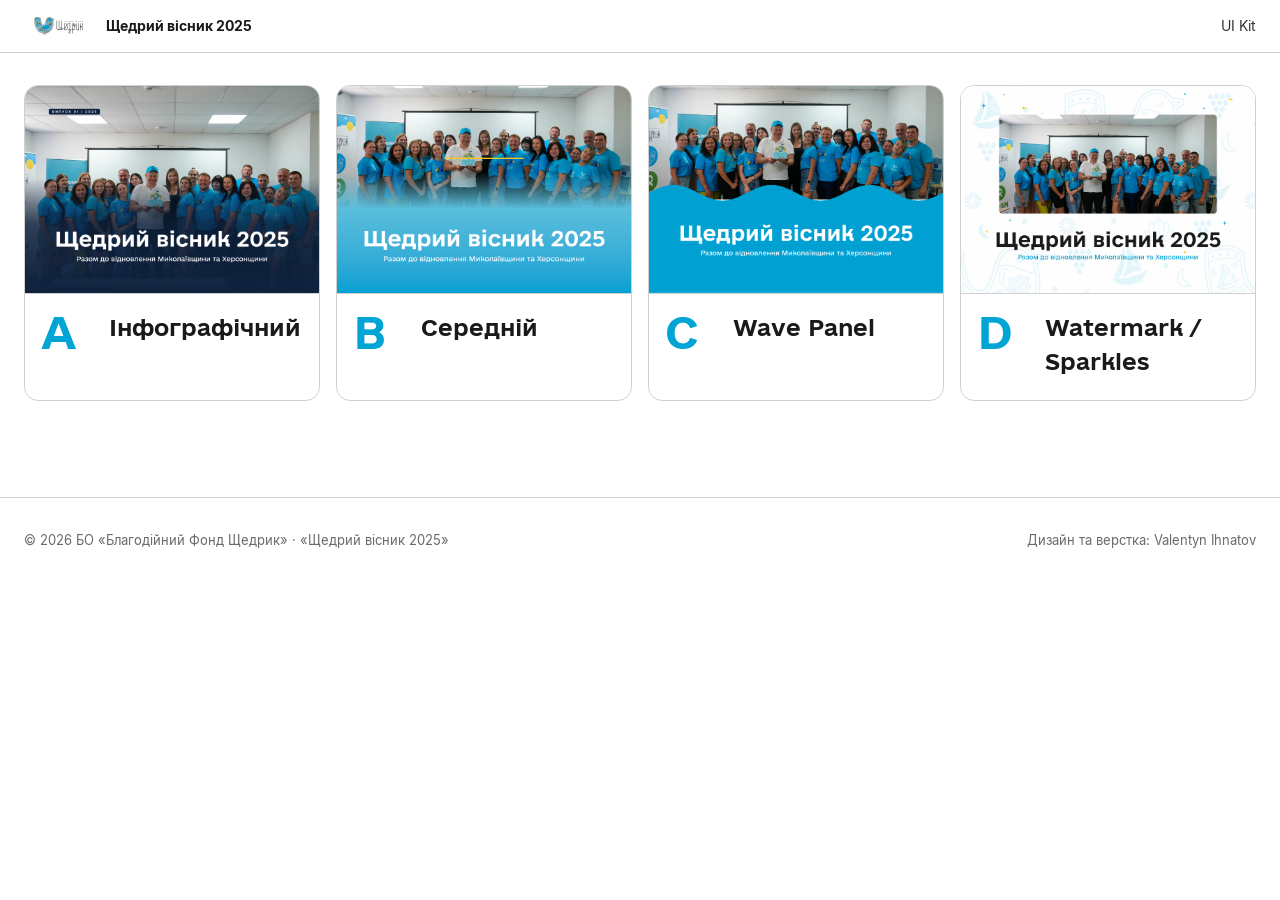
<file: index.html>
<!doctype html>
<html lang="uk">
<head>
  <meta charset="utf-8">
  <meta name="viewport" content="width=device-width, initial-scale=1">
  <title>Щедрий вісник 2025 — Концепти</title>
  <link rel="stylesheet" href="styles.css">
</head>
<body>

<header class="topnav">
  <div class="topnav-inner">
    <a href="index.html" class="brand">
      <img src="logos/Shchedryk_logo_fin_color_horizont_ua.svg" alt="Щедрик">
      <span class="title">Щедрий вісник 2025</span>
    </a>
    <nav>
      <a href="ui-kit.html">UI Kit</a>
    </nav>
  </div>
</header>

<main class="page">

  <div class="concept-picker concept-picker-4">

    <a class="concept-card" href="variants.html#a">
      <div class="cover-frame">
        <img src="variants/variant_a_1.png" alt="Обкладинка — Інфографічний">
      </div>
      <div class="meta">
        <div class="letter">A</div>
        <h2>Інфографічний</h2>
      </div>
    </a>

    <a class="concept-card" href="variants.html#b">
      <div class="cover-frame">
        <img src="variants/variant_b_1.png" alt="Обкладинка — Середній">
      </div>
      <div class="meta">
        <div class="letter">B</div>
        <h2>Середній</h2>
      </div>
    </a>

    <a class="concept-card" href="variants.html#c">
      <div class="cover-frame">
        <img src="variants/variant_c_1.png" alt="Обкладинка — Wave Panel">
      </div>
      <div class="meta">
        <div class="letter">C</div>
        <h2>Wave Panel</h2>
      </div>
    </a>

    <a class="concept-card" href="variants.html#d">
      <div class="cover-frame">
        <img src="variants/variant_d_1.png" alt="Обкладинка — Watermark / Sparkles">
      </div>
      <div class="meta">
        <div class="letter">D</div>
        <h2>Watermark / Sparkles</h2>
      </div>
    </a>

  </div>

</main>

<footer class="site">
  <div class="inner">
    <span>© 2026 БО «Благодійний Фонд Щедрик» · «Щедрий вісник 2025»</span>
    <span>Дизайн та верстка: Valentyn Ihnatov</span>
  </div>
</footer>

</body>
</html>
</file>
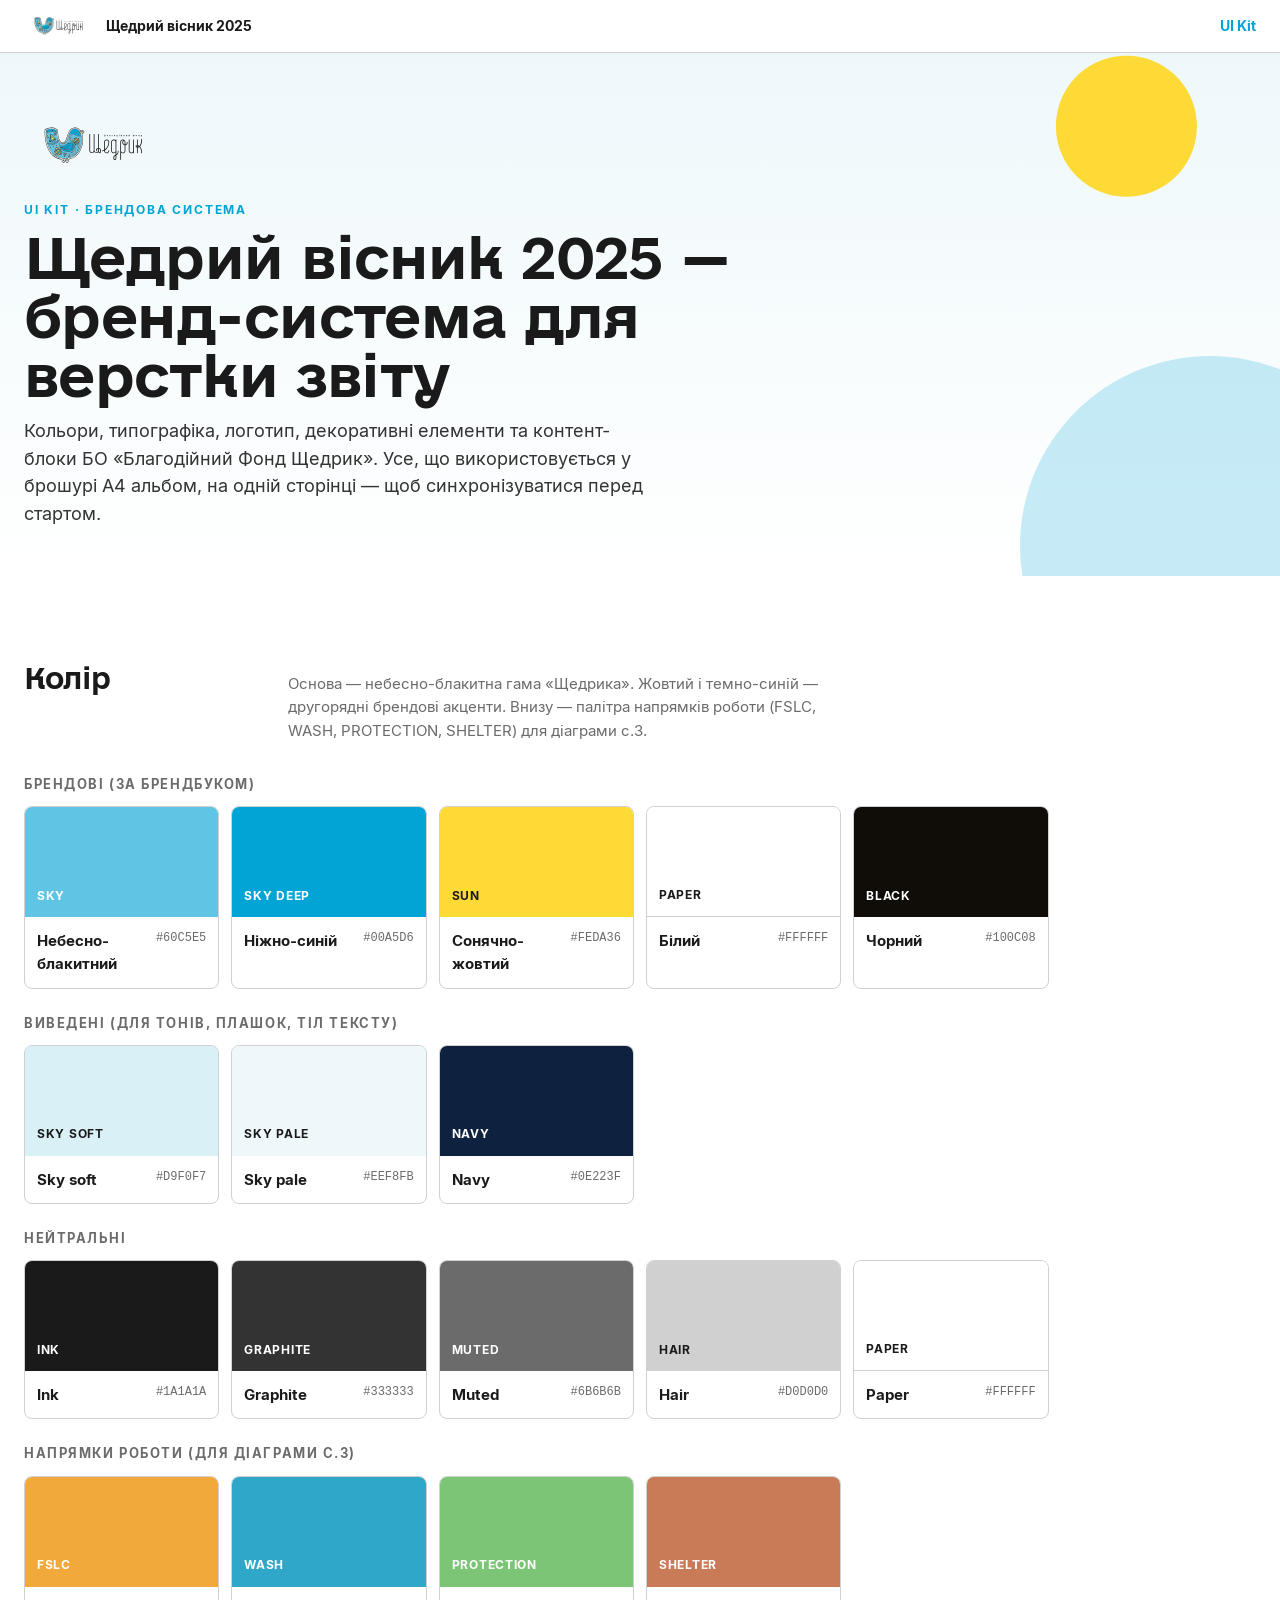
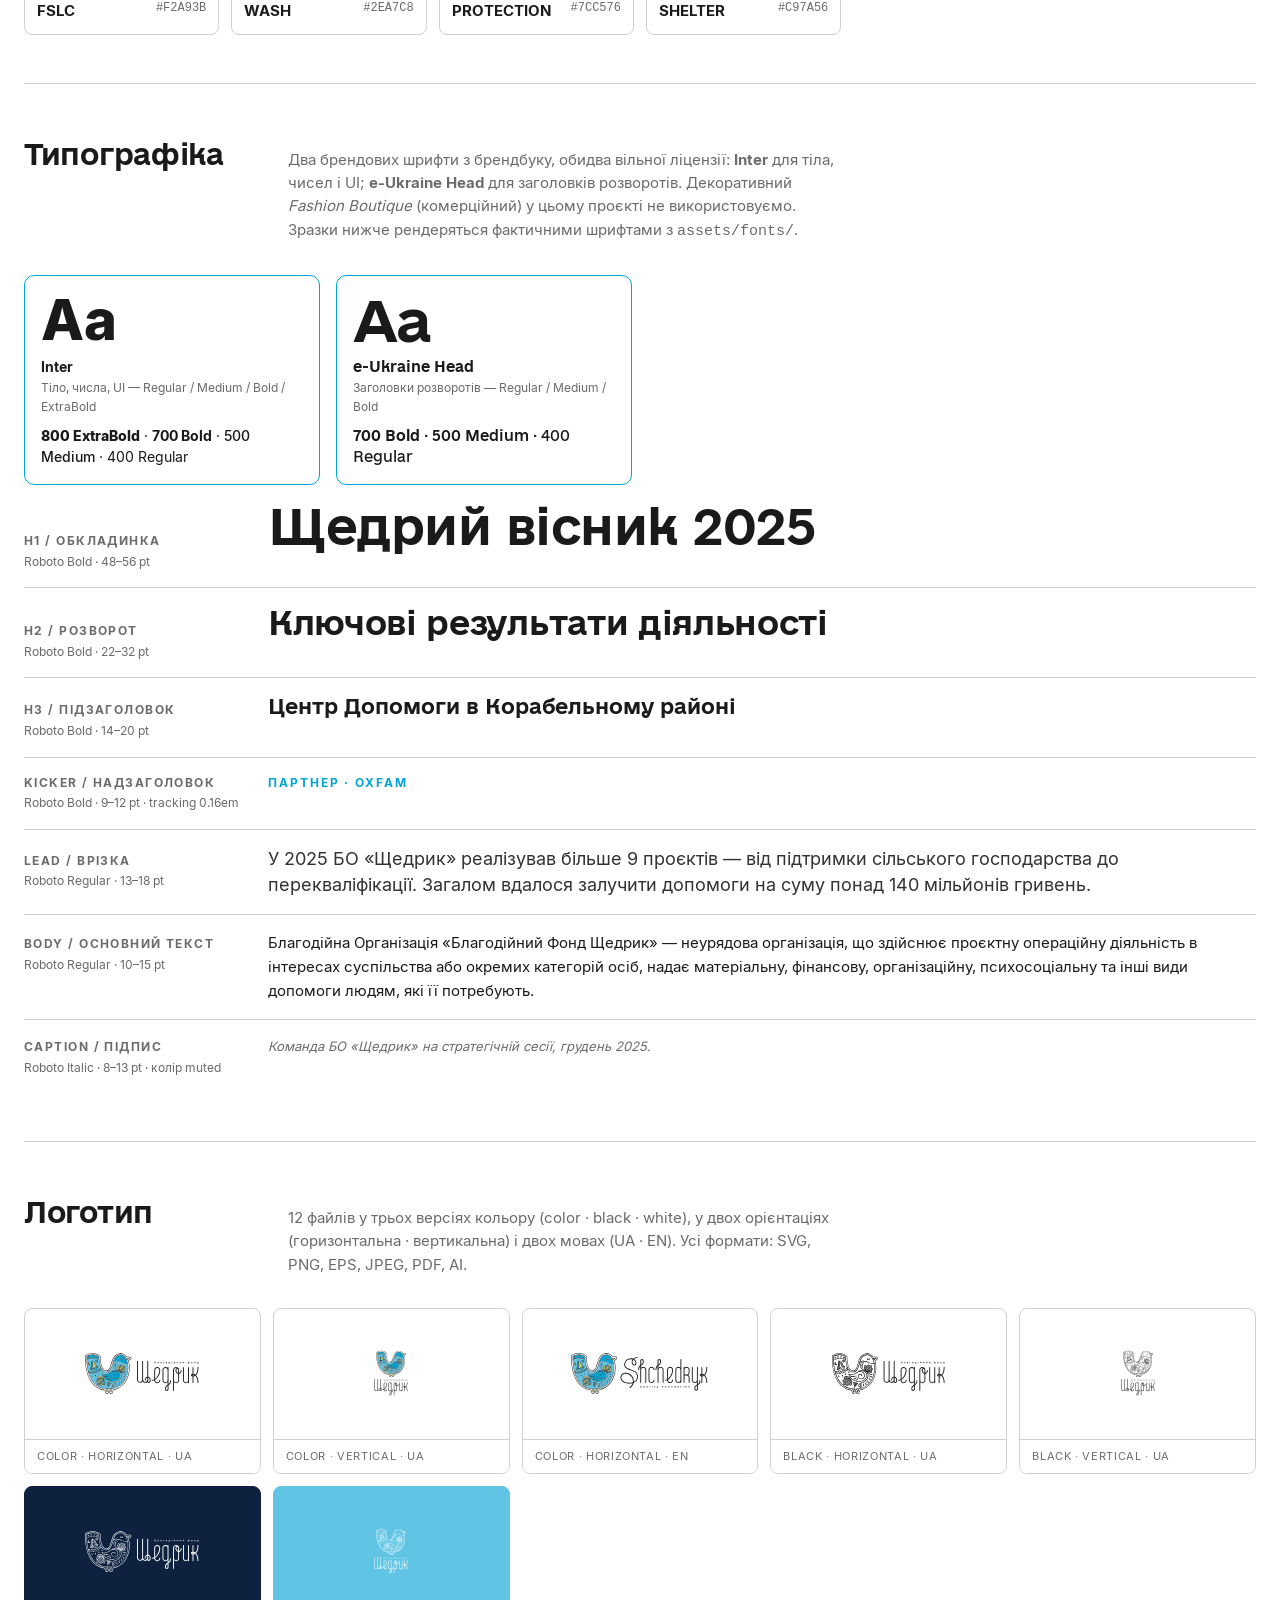
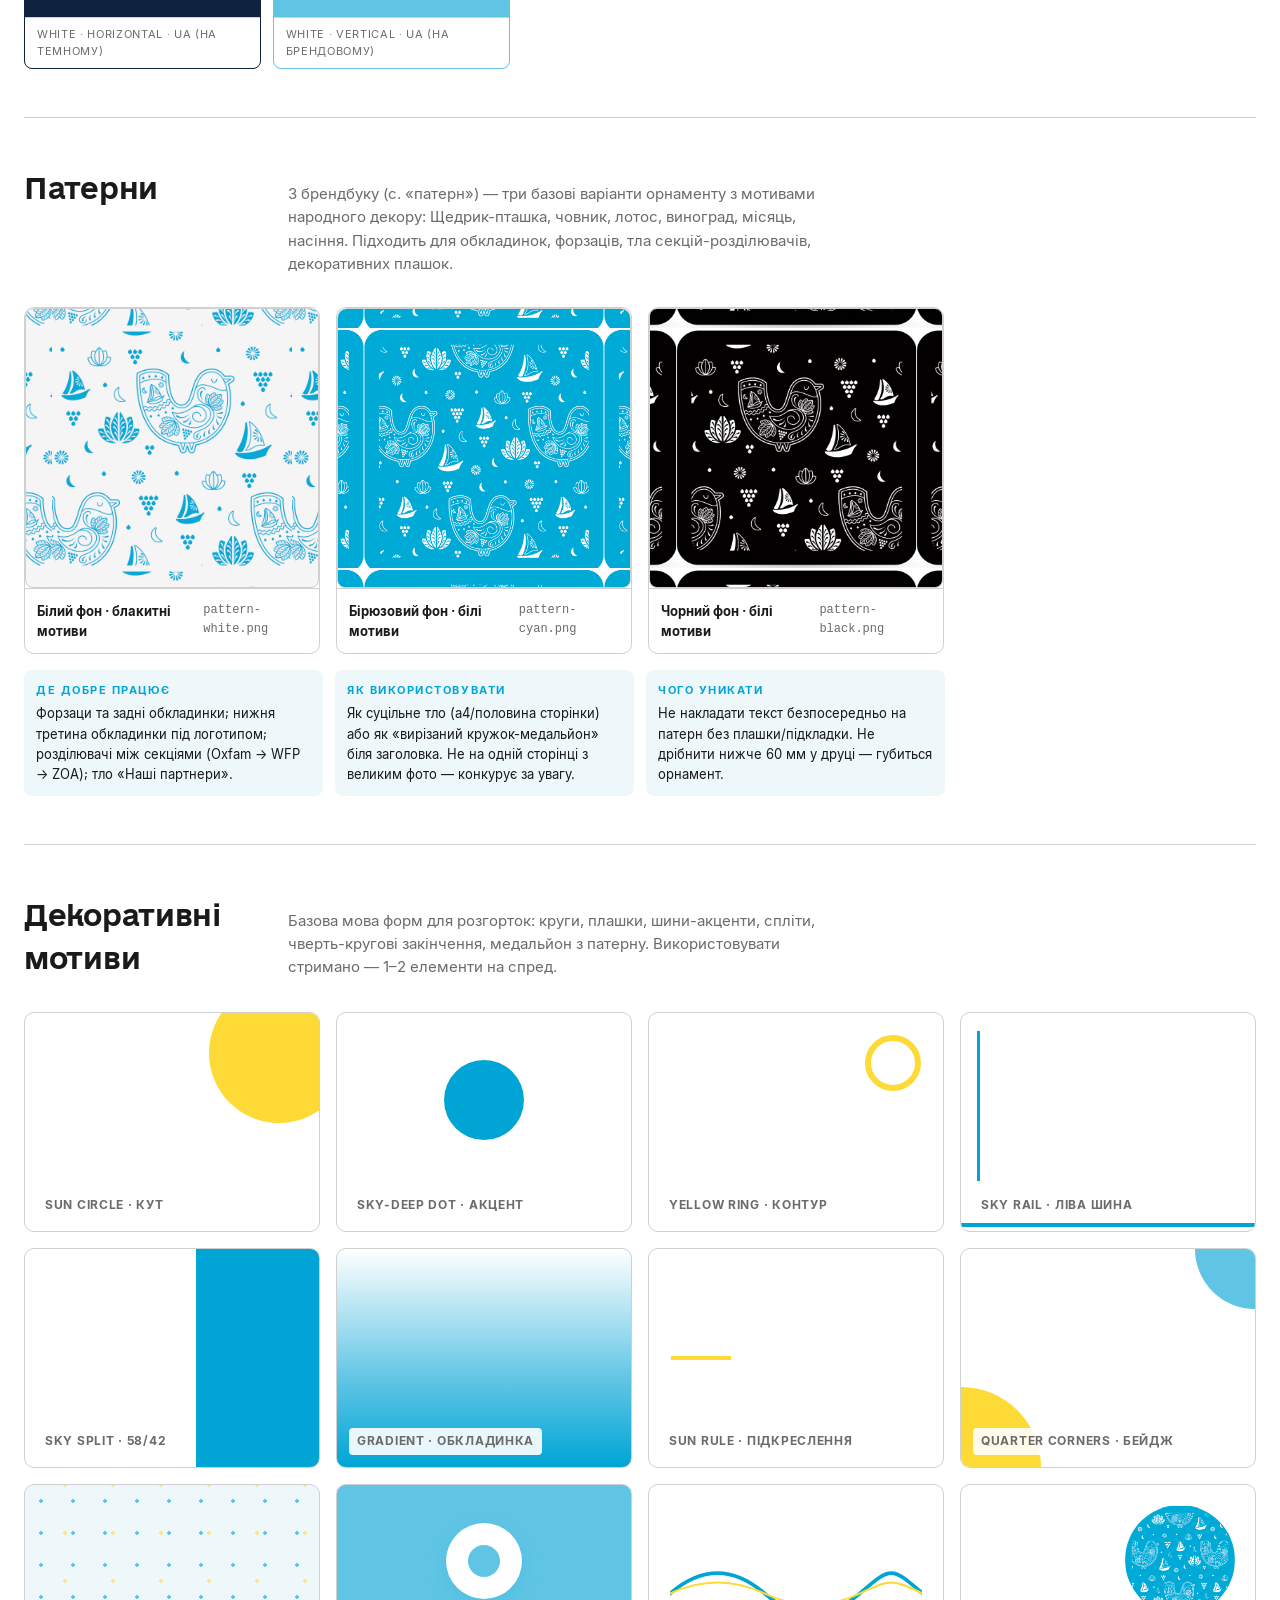
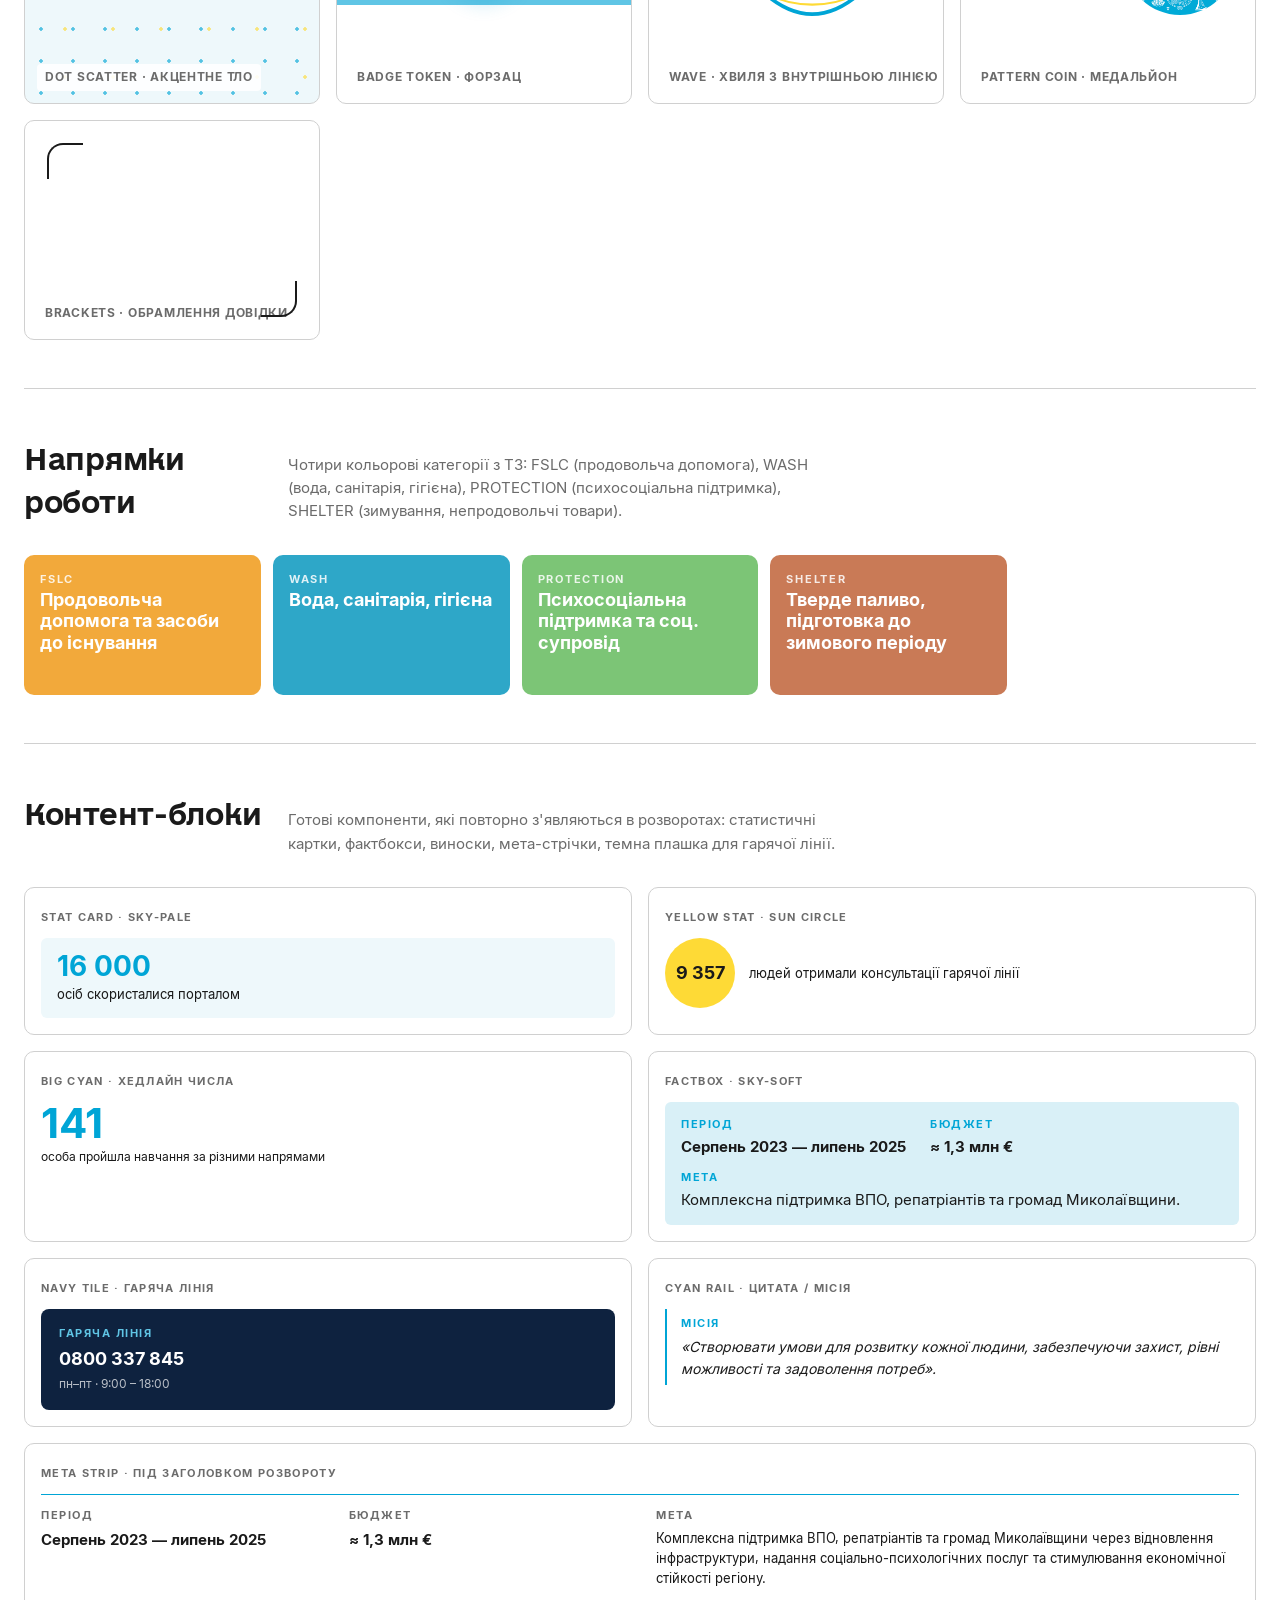
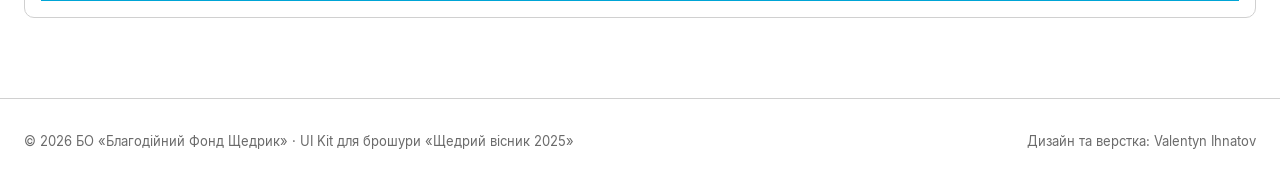
<file: ui-kit.html>
<!doctype html>
<html lang="uk">
<head>
  <meta charset="utf-8">
  <meta name="viewport" content="width=device-width, initial-scale=1">
  <title>UI Kit — Щедрий вісник 2025</title>
  <link rel="stylesheet" href="styles.css">
</head>
<body>

<header class="topnav">
  <div class="topnav-inner">
    <a href="index.html" class="brand">
      <img src="logos/Shchedryk_logo_fin_color_horizont_ua.svg" alt="Щедрик">
      <span class="title">Щедрий вісник 2025</span>
    </a>
    <nav>
      <a href="ui-kit.html" class="active">UI Kit</a>
    </nav>
  </div>
</header>

<section class="hero">
  <div class="hero-inner">
    <img class="logo" src="logos/Shchedryk_logo_fin_color_horizont_ua.svg" alt="Логотип «Щедрик»">
    <span class="kicker">UI Kit · Брендова система</span>
    <h1>Щедрий вісник 2025 — бренд-система для верстки звіту</h1>
    <p class="lead">
      Кольори, типографіка, логотип, декоративні елементи та контент-блоки
      БО «Благодійний Фонд Щедрик». Усе, що використовується у брошурі А4
      альбом, на одній сторінці — щоб синхронізуватися перед стартом.
    </p>
  </div>
</section>

<div class="page">

  <!-- ============================================================
       КОЛІР
       ============================================================ -->
  <section class="section" id="colors">
    <div class="section-head">
      <h2>Колір</h2>
      <p>Основа — небесно-блакитна гама «Щедрика». Жовтий і темно-синій — другорядні брендові акценти. Внизу — палітра напрямків роботи (FSLC, WASH, PROTECTION, SHELTER) для діаграми с.3.</p>
    </div>

    <div class="swatch-grid">

      <div class="swatch-group-title">Брендові (за брендбуком)</div>

      <div class="swatch">
        <div class="chip on-dark" style="background: #60C5E5;">Sky</div>
        <div class="meta"><strong>Небесно-блакитний</strong><code>#60C5E5</code></div>
      </div>
      <div class="swatch">
        <div class="chip on-dark" style="background: #00A5D6;">Sky deep</div>
        <div class="meta"><strong>Ніжно-синій</strong><code>#00A5D6</code></div>
      </div>
      <div class="swatch">
        <div class="chip on-light" style="background: #FEDA36;">Sun</div>
        <div class="meta"><strong>Сонячно-жовтий</strong><code>#FEDA36</code></div>
      </div>
      <div class="swatch">
        <div class="chip on-light" style="background: #FFFFFF; border-bottom: 1px solid var(--hair);">Paper</div>
        <div class="meta"><strong>Білий</strong><code>#FFFFFF</code></div>
      </div>
      <div class="swatch">
        <div class="chip on-dark" style="background: #100C08;">Black</div>
        <div class="meta"><strong>Чорний</strong><code>#100C08</code></div>
      </div>

      <div class="swatch-group-title">Виведені (для тонів, плашок, тіл тексту)</div>

      <div class="swatch">
        <div class="chip on-light" style="background: #D9F0F7;">Sky soft</div>
        <div class="meta"><strong>Sky soft</strong><code>#D9F0F7</code></div>
      </div>
      <div class="swatch">
        <div class="chip on-light" style="background: #EEF8FB;">Sky pale</div>
        <div class="meta"><strong>Sky pale</strong><code>#EEF8FB</code></div>
      </div>
      <div class="swatch">
        <div class="chip on-dark" style="background: #0E223F;">Navy</div>
        <div class="meta"><strong>Navy</strong><code>#0E223F</code></div>
      </div>

      <div class="swatch-group-title">Нейтральні</div>

      <div class="swatch">
        <div class="chip on-dark" style="background: #1A1A1A;">Ink</div>
        <div class="meta"><strong>Ink</strong><code>#1A1A1A</code></div>
      </div>
      <div class="swatch">
        <div class="chip on-dark" style="background: #333333;">Graphite</div>
        <div class="meta"><strong>Graphite</strong><code>#333333</code></div>
      </div>
      <div class="swatch">
        <div class="chip on-dark" style="background: #6B6B6B;">Muted</div>
        <div class="meta"><strong>Muted</strong><code>#6B6B6B</code></div>
      </div>
      <div class="swatch">
        <div class="chip on-light" style="background: #D0D0D0;">Hair</div>
        <div class="meta"><strong>Hair</strong><code>#D0D0D0</code></div>
      </div>
      <div class="swatch">
        <div class="chip on-light" style="background: #FFFFFF; border-bottom: 1px solid var(--hair);">Paper</div>
        <div class="meta"><strong>Paper</strong><code>#FFFFFF</code></div>
      </div>

      <div class="swatch-group-title">Напрямки роботи (для діаграми с.3)</div>

      <div class="swatch">
        <div class="chip on-dark" style="background: #F2A93B;">FSLC</div>
        <div class="meta"><strong>FSLC</strong><code>#F2A93B</code></div>
      </div>
      <div class="swatch">
        <div class="chip on-dark" style="background: #2EA7C8;">WASH</div>
        <div class="meta"><strong>WASH</strong><code>#2EA7C8</code></div>
      </div>
      <div class="swatch">
        <div class="chip on-dark" style="background: #7CC576;">PROTECTION</div>
        <div class="meta"><strong>PROTECTION</strong><code>#7CC576</code></div>
      </div>
      <div class="swatch">
        <div class="chip on-dark" style="background: #C97A56;">SHELTER</div>
        <div class="meta"><strong>SHELTER</strong><code>#C97A56</code></div>
      </div>

    </div>
  </section>

  <!-- ============================================================
       ТИПОГРАФІКА
       ============================================================ -->
  <section class="section" id="typography">
    <div class="section-head">
      <h2>Типографіка</h2>
      <p>Два брендових шрифти з брендбуку, обидва вільної ліцензії: <strong>Inter</strong> для тіла, чисел і UI; <strong>e-Ukraine Head</strong> для заголовків розворотів. Декоративний <em>Fashion Boutique</em> (комерційний) у цьому проєкті не використовуємо. Зразки нижче рендеряться фактичними шрифтами з <code>assets/fonts/</code>.</p>
    </div>

    <div class="font-grid">
      <div class="font-tile" style="border-color: var(--sky-deep);">
        <div class="glyph" style="font-family: 'Inter', sans-serif; font-weight: 800;">Aa</div>
        <div class="name" style="font-family: 'Inter', sans-serif; font-weight: 700;">Inter</div>
        <div class="meta">Тіло, числа, UI — Regular / Medium / Bold / ExtraBold</div>
        <div class="meta" style="margin-top: 8px; font-family: 'Inter', sans-serif; color: var(--ink); font-size: 14px;">
          <span style="font-weight: 800;">800 ExtraBold</span> ·
          <span style="font-weight: 700;">700 Bold</span> ·
          <span style="font-weight: 500;">500 Medium</span> ·
          <span style="font-weight: 400;">400 Regular</span>
        </div>
      </div>
      <div class="font-tile" style="border-color: var(--sky-deep);">
        <div class="glyph" style="font-family: 'e-Ukraine Head', sans-serif; font-weight: 700;">Aa</div>
        <div class="name" style="font-family: 'e-Ukraine Head', sans-serif; font-weight: 700;">e-Ukraine Head</div>
        <div class="meta">Заголовки розворотів — Regular / Medium / Bold</div>
        <div class="meta" style="margin-top: 8px; font-family: 'e-Ukraine Head', sans-serif; color: var(--ink); font-size: 14px;">
          <span style="font-weight: 700;">700 Bold</span> ·
          <span style="font-weight: 500;">500 Medium</span> ·
          <span style="font-weight: 400;">400 Regular</span>
        </div>
      </div>
    </div>

    <div class="type-grid">
      <div class="type-label">H1 / Обкладинка<small>Roboto Bold · 48–56 pt</small></div>
      <div class="type-h1">Щедрий вісник 2025</div>
    </div>

    <div class="type-grid">
      <div class="type-label">H2 / Розворот<small>Roboto Bold · 22–32 pt</small></div>
      <div class="type-h2">Ключові результати діяльності</div>
    </div>

    <div class="type-grid">
      <div class="type-label">H3 / Підзаголовок<small>Roboto Bold · 14–20 pt</small></div>
      <div class="type-h3">Центр Допомоги в Корабельному районі</div>
    </div>

    <div class="type-grid">
      <div class="type-label">Kicker / Надзаголовок<small>Roboto Bold · 9–12 pt · tracking 0.16em</small></div>
      <div class="type-kicker">Партнер · Oxfam</div>
    </div>

    <div class="type-grid">
      <div class="type-label">Lead / Врізка<small>Roboto Regular · 13–18 pt</small></div>
      <div class="type-lead">
        У 2025 БО «Щедрик» реалізував більше 9 проєктів — від підтримки
        сільського господарства до перекваліфікації. Загалом вдалося залучити
        допомоги на суму понад 140 мільйонів гривень.
      </div>
    </div>

    <div class="type-grid">
      <div class="type-label">Body / Основний текст<small>Roboto Regular · 10–15 pt</small></div>
      <div class="type-body">
        Благодійна Організація «Благодійний Фонд Щедрик» — неурядова організація,
        що здійснює проєктну операційну діяльність в інтересах суспільства або
        окремих категорій осіб, надає матеріальну, фінансову, організаційну,
        психосоціальну та інші види допомоги людям, які її потребують.
      </div>
    </div>

    <div class="type-grid">
      <div class="type-label">Caption / Підпис<small>Roboto Italic · 8–13 pt · колір muted</small></div>
      <div class="type-caption">Команда БО «Щедрик» на стратегічній сесії, грудень 2025.</div>
    </div>

  </section>

  <!-- ============================================================
       ЛОГОТИП
       ============================================================ -->
  <section class="section" id="logo">
    <div class="section-head">
      <h2>Логотип</h2>
      <p>12 файлів у трьох версіях кольору (color · black · white), у двох орієнтаціях (горизонтальна · вертикальна) і двох мовах (UA · EN). Усі формати: SVG, PNG, EPS, JPEG, PDF, AI.</p>
    </div>

    <div class="logo-grid">

      <div class="logo-tile">
        <div class="frame"><img src="logos/Shchedryk_logo_fin_color_horizont_ua.svg" alt="Color · horizontal · UA"></div>
        <div class="caption">Color · horizontal · UA</div>
      </div>
      <div class="logo-tile">
        <div class="frame"><img src="logos/Shchedryk_logo_fin_color_vertical_ua.svg" alt="Color · vertical · UA"></div>
        <div class="caption">Color · vertical · UA</div>
      </div>
      <div class="logo-tile">
        <div class="frame"><img src="logos/Shchedryk_logo_fin_color_horizont_en.svg" alt="Color · horizontal · EN"></div>
        <div class="caption">Color · horizontal · EN</div>
      </div>
      <div class="logo-tile">
        <div class="frame"><img src="logos/Shchedryk_logo_fin_black_horizont_ua.svg" alt="Black · horizontal · UA"></div>
        <div class="caption">Black · horizontal · UA</div>
      </div>
      <div class="logo-tile">
        <div class="frame"><img src="logos/Shchedryk_logo_fin_black_vertical_ua.svg" alt="Black · vertical · UA"></div>
        <div class="caption">Black · vertical · UA</div>
      </div>

      <div class="logo-tile dark">
        <div class="frame"><img src="logos/Shchedryk_logo_fin_white_horizont_ua.svg" alt="White · horizontal · UA"></div>
        <div class="caption">White · horizontal · UA (на темному)</div>
      </div>
      <div class="logo-tile sky">
        <div class="frame"><img src="logos/Shchedryk_logo_fin_white_vertical_ua.svg" alt="White · vertical · UA"></div>
        <div class="caption">White · vertical · UA (на брендовому)</div>
      </div>

    </div>
  </section>

  <!-- ============================================================
       ПАТЕРНИ
       ============================================================ -->
  <section class="section" id="patterns">
    <div class="section-head">
      <h2>Патерни</h2>
      <p>З брендбуку (с. «патерн») — три базові варіанти орнаменту з мотивами народного декору: Щедрик-пташка, човник, лотос, виноград, місяць, насіння. Підходить для обкладинок, форзаців, тла секцій-розділювачів, декоративних плашок.</p>
    </div>

    <div class="pattern-grid">
      <div class="pattern-tile on-white">
        <div class="swatch"></div>
        <div class="meta"><strong>Білий фон · блакитні мотиви</strong><code>pattern-white.png</code></div>
      </div>
      <div class="pattern-tile on-cyan">
        <div class="swatch"></div>
        <div class="meta"><strong>Бірюзовий фон · білі мотиви</strong><code>pattern-cyan.png</code></div>
      </div>
      <div class="pattern-tile on-black">
        <div class="swatch"></div>
        <div class="meta"><strong>Чорний фон · білі мотиви</strong><code>pattern-black.png</code></div>
      </div>
    </div>

    <div class="pattern-usage">
      <div>
        <strong>Де добре працює</strong>
        Форзаци та задні обкладинки; нижня третина обкладинки під логотипом; розділювачі між секціями (Oxfam → WFP → ZOA); тло «Наші партнери».
      </div>
      <div>
        <strong>Як використовувати</strong>
        Як суцільне тло (a4/половина сторінки) або як «вирізаний кружок-медальйон» біля заголовка. Не на одній сторінці з великим фото — конкурує за увагу.
      </div>
      <div>
        <strong>Чого уникати</strong>
        Не накладати текст безпосередньо на патерн без плашки/підкладки. Не дрібнити нижче 60 мм у друці — губиться орнамент.
      </div>
    </div>
  </section>

  <!-- ============================================================
       ДЕКОРАТИВНІ ЕЛЕМЕНТИ
       ============================================================ -->
  <section class="section" id="motifs">
    <div class="section-head">
      <h2>Декоративні мотиви</h2>
      <p>Базова мова форм для розгорток: круги, плашки, шини-акценти, спліти, чверть-кругові закінчення, медальйон з патерну. Використовувати стримано — 1–2 елементи на спред.</p>
    </div>

    <div class="motif-grid">
      <div class="motif motif-sun-circle"><span class="label">Sun circle · кут</span></div>
      <div class="motif motif-sky-circle"><span class="label">Sky-deep dot · акцент</span></div>
      <div class="motif motif-yellow-ring"><span class="label">Yellow ring · контур</span></div>
      <div class="motif motif-sky-rail"><span class="label">Sky rail · ліва шина</span></div>
      <div class="motif motif-sky-split"><span class="label">Sky split · 58/42</span></div>
      <div class="motif motif-gradient-cover"><span class="label">Gradient · обкладинка</span></div>
      <div class="motif motif-rule"><span class="label">Sun rule · підкреслення</span></div>
      <div class="motif motif-quarter"><span class="label">Quarter corners · бейдж</span></div>
      <div class="motif motif-dots"><span class="label">Dot scatter · акцентне тло</span></div>
      <div class="motif motif-badge"><span class="label">Badge token · форзац</span></div>
      <div class="motif motif-wave-line">
        <svg viewBox="0 0 240 60" xmlns="http://www.w3.org/2000/svg">
          <path d="M 0 30 C 30 4, 60 4, 90 30 S 150 56, 180 30 S 210 4, 240 30"
                fill="none" stroke="#00A5D6" stroke-width="3.5" stroke-linecap="round"/>
          <path d="M 0 30 C 30 16, 60 16, 90 30 S 150 44, 180 30 S 210 16, 240 30"
                fill="none" stroke="#FEDA36" stroke-width="2" stroke-linecap="round"/>
        </svg>
        <span class="label">Wave · хвиля з внутрішньою лінією</span>
      </div>
      <div class="motif motif-pattern-coin"><span class="label">Pattern coin · медальйон</span></div>
      <div class="motif motif-bracket"><span class="label">Brackets · обрамлення довідки</span></div>
    </div>
  </section>

  <!-- ============================================================
       НАПРЯМКИ РОБОТИ
       ============================================================ -->
  <section class="section" id="directions">
    <div class="section-head">
      <h2>Напрямки роботи</h2>
      <p>Чотири кольорові категорії з ТЗ: FSLC (продовольча допомога), WASH (вода, санітарія, гігієна), PROTECTION (психосоціальна підтримка), SHELTER (зимування, непродовольчі товари).</p>
    </div>

    <div class="directions">
      <div class="dir fslc">
        <div>
          <div class="code">FSLC</div>
          <div class="name">Продовольча допомога та засоби до існування</div>
        </div>
      </div>
      <div class="dir wash">
        <div>
          <div class="code">WASH</div>
          <div class="name">Вода, санітарія, гігієна</div>
        </div>
      </div>
      <div class="dir prot">
        <div>
          <div class="code">PROTECTION</div>
          <div class="name">Психосоціальна підтримка та соц. супровід</div>
        </div>
      </div>
      <div class="dir shel">
        <div>
          <div class="code">SHELTER</div>
          <div class="name">Тверде паливо, підготовка до зимового періоду</div>
        </div>
      </div>
    </div>
  </section>

  <!-- ============================================================
       КОНТЕНТ-БЛОКИ
       ============================================================ -->
  <section class="section" id="components">
    <div class="section-head">
      <h2>Контент-блоки</h2>
      <p>Готові компоненти, які повторно з'являються в розворотах: статистичні картки, фактбокси, виноски, мета-стрічки, темна плашка для гарячої лінії.</p>
    </div>

    <div class="blocks-grid">

      <div class="demo-card">
        <div class="meta-tag">Stat card · sky-pale</div>
        <div class="stat-card">
          <div class="num">16 000</div>
          <div class="label">осіб скористалися порталом</div>
        </div>
      </div>

      <div class="demo-card">
        <div class="meta-tag">Yellow stat · sun circle</div>
        <div class="yellow-stat">
          <div class="circle">9 357</div>
          <div class="label">людей отримали консультації гарячої лінії</div>
        </div>
      </div>

      <div class="demo-card">
        <div class="meta-tag">Big cyan · хедлайн числа</div>
        <div class="big-cyan">
          <div class="num">141</div>
          <div class="label">особа пройшла навчання за різними напрямами</div>
        </div>
      </div>

      <div class="demo-card">
        <div class="meta-tag">Factbox · sky-soft</div>
        <div class="factbox">
          <div class="row">
            <div>
              <div class="k">Період</div>
              <div class="v">Серпень 2023 — липень 2025</div>
            </div>
            <div>
              <div class="k">Бюджет</div>
              <div class="v">≈ 1,3 млн €</div>
            </div>
          </div>
          <div class="mission">
            <div class="k">Мета</div>
            <div class="v" style="font-weight: 400;">Комплексна підтримка ВПО, репатріантів та громад Миколаївщини.</div>
          </div>
        </div>
      </div>

      <div class="demo-card">
        <div class="meta-tag">Navy tile · Гаряча лінія</div>
        <div class="navy-tile">
          <div class="k">Гаряча лінія</div>
          <div class="phones">0800 337 845</div>
          <small>пн–пт · 9:00 – 18:00</small>
        </div>
      </div>

      <div class="demo-card">
        <div class="meta-tag">Cyan rail · цитата / місія</div>
        <div class="cyan-rail">
          <div class="k">Місія</div>
          <div class="body">
            «Створювати умови для розвитку кожної людини, забезпечуючи захист,
            рівні можливості та задоволення потреб».
          </div>
        </div>
      </div>

      <div class="demo-card" style="grid-column: 1 / -1;">
        <div class="meta-tag">Meta strip · під заголовком розвороту</div>
        <div class="meta-strip">
          <div>
            <div class="k">Період</div>
            <div class="v">Серпень 2023 — липень 2025</div>
          </div>
          <div>
            <div class="k">Бюджет</div>
            <div class="v">≈ 1,3 млн €</div>
          </div>
          <div>
            <div class="k">Мета</div>
            <div class="v text">Комплексна підтримка ВПО, репатріантів та громад Миколаївщини через відновлення інфраструктури, надання соціально-психологічних послуг та стимулювання економічної стійкості регіону.</div>
          </div>
        </div>
      </div>

    </div>
  </section>

</div>

<footer class="site">
  <div class="inner">
    <span>© 2026 БО «Благодійний Фонд Щедрик» · UI Kit для брошури «Щедрий вісник 2025»</span>
    <span>Дизайн та верстка: Valentyn Ihnatov</span>
  </div>
</footer>

</body>
</html>
</file>
<file: styles.css>
/* ============================================================
   Щедрий вісник 2025 — UI Kit / Preview Site
   Бренд-токени БО «Благодійний Фонд Щедрик»
   ============================================================ */

/* --- Inter (body / UI / numbers) — per brendbook --- */
@font-face {
  font-family: "Inter";
  src: url("fonts/Inter-Regular.ttf") format("truetype");
  font-weight: 400; font-style: normal; font-display: swap;
}
@font-face {
  font-family: "Inter";
  src: url("fonts/Inter-Medium.ttf") format("truetype");
  font-weight: 500; font-style: normal; font-display: swap;
}
@font-face {
  font-family: "Inter";
  src: url("fonts/Inter-Bold.ttf") format("truetype");
  font-weight: 700; font-style: normal; font-display: swap;
}
@font-face {
  font-family: "Inter";
  src: url("fonts/Inter-ExtraBold.ttf") format("truetype");
  font-weight: 800; font-style: normal; font-display: swap;
}

/* --- e-Ukraine Head (headings) — per brendbook --- */
@font-face {
  font-family: "e-Ukraine Head";
  src: url("fonts/e-UkraineHead-Regular.ttf") format("truetype");
  font-weight: 400; font-style: normal; font-display: swap;
}
@font-face {
  font-family: "e-Ukraine Head";
  src: url("fonts/e-UkraineHead-Medium.ttf") format("truetype");
  font-weight: 500; font-style: normal; font-display: swap;
}
@font-face {
  font-family: "e-Ukraine Head";
  src: url("fonts/e-UkraineHead-Bold.ttf") format("truetype");
  font-weight: 700; font-style: normal; font-display: swap;
}

:root {
  /* --- Бренд-палітра (зведена з брендбуком, ст. «кольорова палітра» / «кольори бренду») --- */
  --sky:        #60C5E5;  /* небесно-блакитний (HEX з брендбуку) */
  --sky-deep:   #00A5D6;  /* ніжно-синій (HEX з брендбуку) */
  --sky-soft:   #D9F0F7;  /* м'яка плашка (виведена) */
  --sky-pale:   #EEF8FB;  /* фон карток (виведена) */
  --sun:        #FEDA36;  /* сонячно-жовтий (HEX з брендбуку) */
  --black:      #100C08;  /* чорний з брендбуку */
  --navy:       #0E223F;  /* темно-синя плашка (наш виведений варіант — для верстки) */

  --ink:        #1A1A1A;
  --graphite:   #333333;
  --muted:      #6B6B6B;
  --hair:       #D0D0D0;
  --paper:      #FFFFFF;

  /* --- Палітра напрямків --- */
  --acc-fslc:   #F2A93B;  /* помаранчевий */
  --acc-wash:   #2EA7C8;  /* блакитний */
  --acc-prot:   #7CC576;  /* зелений */
  --acc-shel:   #C97A56;  /* теракотовий */

  /* --- Типографіка (брендбук: Inter тіло, e-Ukraine Head заголовки) --- */
  --font-body: "Inter", "Segoe UI", Arial, sans-serif;
  --font-head: "e-Ukraine Head", "Inter", "Segoe UI", Arial, sans-serif;

  /* --- Ритм --- */
  --r-1: 4px;
  --r-2: 8px;
  --r-3: 12px;
  --r-4: 16px;
  --r-5: 24px;
  --r-6: 32px;
  --r-7: 48px;
  --r-8: 64px;
  --r-9: 96px;
}

/* ============================================================
   Reset / base
   ============================================================ */

*, *::before, *::after { box-sizing: border-box; }

html, body { margin: 0; padding: 0; }

body {
  font-family: var(--font-body);
  font-size: 15px;
  line-height: 1.55;
  color: var(--ink);
  background: var(--paper);
  -webkit-font-smoothing: antialiased;
  -moz-osx-font-smoothing: grayscale;
}

img { display: block; max-width: 100%; }

a { color: var(--sky-deep); text-decoration: none; }
a:hover { text-decoration: underline; }

/* ============================================================
   Layout
   ============================================================ */

.page {
  max-width: 1280px;
  margin: 0 auto;
  padding: var(--r-6) var(--r-5);
}

.section {
  padding: var(--r-7) 0;
  border-top: 1px solid var(--hair);
}

.section:first-of-type { border-top: 0; }

.section-head {
  display: grid;
  grid-template-columns: 240px 1fr;
  gap: var(--r-5);
  margin-bottom: var(--r-6);
  align-items: baseline;
}

.section-head h2 {
  font-family: var(--font-head);
  font-size: 28px;
  font-weight: 700;
  margin: 0;
  letter-spacing: -0.01em;
}

.section-head p {
  margin: 0;
  color: var(--muted);
  max-width: 560px;
}

@media (max-width: 768px) {
  .section-head { grid-template-columns: 1fr; }
}

/* ============================================================
   Hero
   ============================================================ */

.hero {
  position: relative;
  padding: var(--r-8) var(--r-5) var(--r-7);
  background:
    radial-gradient(circle at 88% 14%, var(--sun) 0 70px, transparent 71px),
    linear-gradient(180deg, var(--sky-pale) 0%, #fff 100%);
  overflow: hidden;
}

.hero::after {
  content: "";
  position: absolute;
  right: -120px;
  bottom: -160px;
  width: 380px;
  height: 380px;
  border-radius: 50%;
  background: var(--sky);
  opacity: 0.35;
  pointer-events: none;
}

.hero-inner {
  max-width: 1280px;
  margin: 0 auto;
  position: relative;
  z-index: 1;
}

.hero img.logo {
  height: 56px;
  margin-bottom: var(--r-5);
}

.kicker {
  display: inline-block;
  font-size: 12px;
  font-weight: 700;
  letter-spacing: 0.15em;
  text-transform: uppercase;
  color: var(--sky-deep);
}

.hero h1 {
  font-family: var(--font-head);
  font-size: clamp(34px, 5vw, 56px);
  font-weight: 700;
  line-height: 1.05;
  letter-spacing: -0.01em;
  margin: var(--r-2) 0 var(--r-3);
  max-width: 760px;
}

.hero p.lead {
  font-size: 18px;
  color: var(--graphite);
  max-width: 620px;
  margin: 0;
}

/* ============================================================
   Nav
   ============================================================ */

.topnav {
  position: sticky;
  top: 0;
  z-index: 10;
  background: rgba(255,255,255,0.96);
  backdrop-filter: blur(8px);
  border-bottom: 1px solid var(--hair);
}

.topnav-inner {
  max-width: 1280px;
  margin: 0 auto;
  padding: var(--r-3) var(--r-5);
  display: flex;
  align-items: center;
  gap: var(--r-5);
  font-size: 14px;
}

.topnav img { height: 28px; }
.topnav .title { font-weight: 700; }
.topnav .brand {
  display: flex;
  align-items: center;
  gap: var(--r-3);
  text-decoration: none;
  color: var(--ink);
}
.topnav .brand:hover { text-decoration: none; opacity: 0.85; }
.topnav nav { display: flex; gap: var(--r-4); margin-left: auto; flex-wrap: wrap; }
.topnav nav a { color: var(--graphite); }
.topnav nav a.active { color: var(--sky-deep); font-weight: 700; }

/* ============================================================
   Swatches (color palette)
   ============================================================ */

.swatch-grid {
  display: grid;
  grid-template-columns: repeat(auto-fill, minmax(180px, 1fr));
  gap: var(--r-3);
}

.swatch {
  border-radius: 8px;
  overflow: hidden;
  border: 1px solid var(--hair);
  background: #fff;
}

.swatch .chip {
  height: 110px;
  display: flex;
  align-items: flex-end;
  padding: var(--r-3);
  font-size: 12px;
  font-weight: 700;
  letter-spacing: 0.06em;
  text-transform: uppercase;
}

.swatch .meta {
  padding: var(--r-3);
  display: flex;
  justify-content: space-between;
  gap: var(--r-2);
}

.swatch .meta strong { font-weight: 700; }
.swatch .meta code {
  font-family: "Consolas", "Courier New", monospace;
  font-size: 12px;
  color: var(--muted);
}

.chip.on-dark { color: #fff; }
.chip.on-light { color: var(--ink); }

.swatch-group-title {
  grid-column: 1 / -1;
  font-size: 13px;
  font-weight: 700;
  text-transform: uppercase;
  letter-spacing: 0.12em;
  color: var(--muted);
  margin: var(--r-3) 0 0;
}
.swatch-group-title:first-child { margin-top: 0; }

/* ============================================================
   Typography samples
   ============================================================ */

.type-grid {
  display: grid;
  grid-template-columns: 220px 1fr;
  gap: var(--r-5);
  align-items: baseline;
  padding: var(--r-4) 0;
  border-bottom: 1px solid var(--hair);
}

.type-grid:last-child { border-bottom: 0; }

.type-label {
  font-size: 12px;
  font-weight: 700;
  letter-spacing: 0.12em;
  text-transform: uppercase;
  color: var(--muted);
}
.type-label small {
  display: block;
  font-weight: 400;
  letter-spacing: 0;
  text-transform: none;
  font-size: 12px;
  color: var(--muted);
  margin-top: 2px;
}

.type-h1 { font-family: var(--font-head); font-size: 48px; font-weight: 700; line-height: 1.05; letter-spacing: -0.01em; }
.type-h2 { font-family: var(--font-head); font-size: 32px; font-weight: 700; line-height: 1.15; letter-spacing: -0.01em; }
.type-h3 { font-family: var(--font-head); font-size: 20px; font-weight: 700; line-height: 1.25; }
.type-lead { font-size: 18px; line-height: 1.45; color: var(--graphite); }
.type-body { font-size: 15px; line-height: 1.6; }
.type-caption { font-size: 13px; color: var(--muted); font-style: italic; }
.type-kicker {
  font-size: 12px;
  font-weight: 700;
  letter-spacing: 0.16em;
  text-transform: uppercase;
  color: var(--sky-deep);
}

@media (max-width: 768px) {
  .type-grid { grid-template-columns: 1fr; gap: var(--r-2); }
  .type-h1 { font-size: 34px; }
  .type-h2 { font-size: 26px; }
}

/* ============================================================
   Logo gallery
   ============================================================ */

.logo-grid {
  display: grid;
  grid-template-columns: repeat(auto-fill, minmax(220px, 1fr));
  gap: var(--r-3);
}

.logo-tile {
  position: relative;
  border-radius: 8px;
  border: 1px solid var(--hair);
  overflow: hidden;
  background: #fff;
}
.logo-tile.dark { background: var(--navy); border-color: var(--navy); }
.logo-tile.sky  { background: var(--sky); border-color: var(--sky); }
.logo-tile .frame {
  height: 130px;
  display: flex; align-items: center; justify-content: center;
  padding: var(--r-4);
}
.logo-tile img { max-height: 80px; max-width: 80%; object-fit: contain; }
.logo-tile .caption {
  font-size: 11px;
  letter-spacing: 0.06em;
  text-transform: uppercase;
  color: var(--muted);
  padding: var(--r-2) var(--r-3);
  border-top: 1px solid var(--hair);
  background: #fff;
}
.logo-tile.dark .caption, .logo-tile.sky .caption { background: #fff; }

/* ============================================================
   Decorative motifs
   ============================================================ */

.motif-grid {
  display: grid;
  grid-template-columns: repeat(auto-fill, minmax(260px, 1fr));
  gap: var(--r-4);
}

.motif {
  position: relative;
  border-radius: 10px;
  background: #fff;
  border: 1px solid var(--hair);
  height: 220px;
  overflow: hidden;
}

.motif .label {
  position: absolute;
  bottom: var(--r-3);
  left: var(--r-3);
  right: var(--r-3);
  font-size: 12px;
  letter-spacing: 0.06em;
  text-transform: uppercase;
  font-weight: 700;
  color: var(--muted);
  background: rgba(255,255,255,0.9);
  padding: 4px 8px;
  border-radius: 4px;
  display: inline-block;
  width: max-content;
  max-width: calc(100% - 0px);
}

.motif-sun-circle::before {
  content: "";
  position: absolute;
  top: -30px; right: -30px;
  width: 140px; height: 140px;
  border-radius: 50%;
  background: var(--sun);
}

.motif-sky-circle::before {
  content: "";
  position: absolute;
  top: 40%; left: 50%;
  width: 80px; height: 80px;
  border-radius: 50%;
  background: var(--sky-deep);
  transform: translate(-50%, -50%);
}

.motif-yellow-ring::before {
  content: "";
  position: absolute;
  top: 22px; right: 22px;
  width: 56px; height: 56px;
  border-radius: 50%;
  border: 6px solid var(--sun);
}

.motif-sky-rail {
  background:
    linear-gradient(180deg, transparent 0 calc(100% - 8px), var(--sky-deep) calc(100% - 8px) calc(100% - 4px), transparent calc(100% - 4px));
}
.motif-sky-rail::before {
  content: "";
  position: absolute;
  left: 16px; top: 18px; bottom: 50px;
  width: 3px;
  background: var(--sky-deep);
}

.motif-sky-split {
  background: linear-gradient(90deg, #fff 0 58%, var(--sky-deep) 58% 100%);
}

.motif-gradient-cover {
  background: linear-gradient(180deg, transparent 0%, var(--sky) 60%, var(--sky-deep) 100%);
}

.motif-rule::after {
  content: "";
  position: absolute;
  left: 22px; top: 50%;
  width: 60px; height: 4px;
  background: var(--sun);
  transform: translateY(-50%);
}

/* Хвиляста лінія (бачимо в обкладинці грамоти/сертифіката) */
.motif-wave {
  background: #fff;
}
.motif-wave::before {
  content: "";
  position: absolute;
  inset: 0;
  background:
    radial-gradient(circle at 0 70%, var(--sky) 0 50px, transparent 51px),
    radial-gradient(circle at 60px 70%, transparent 50px, var(--sky) 51px 110px, transparent 111px),
    radial-gradient(circle at 180px 70%, var(--sky) 0 50px, transparent 51px);
  opacity: 0;
}
.motif-wave::after {
  content: "";
  position: absolute;
  left: 0; right: 0; bottom: 30%;
  height: 60px;
  background:
    radial-gradient(ellipse 60px 30px at 30px 50%, var(--sky-deep) 99%, transparent 100%),
    radial-gradient(ellipse 60px 30px at 150px 50%, var(--sky) 99%, transparent 100%),
    radial-gradient(ellipse 60px 30px at 270px 50%, var(--sky-deep) 99%, transparent 100%);
  mask: linear-gradient(180deg, #000 50%, transparent 50%);
  -webkit-mask: linear-gradient(180deg, #000 50%, transparent 50%);
}

/* Чверть-круг у куті (бачимо на бейджі — жовтий квадрант) */
.motif-quarter {
  background: #fff;
}
.motif-quarter::before {
  content: "";
  position: absolute;
  left: 0; bottom: 0;
  width: 80px; height: 80px;
  border-top-right-radius: 100%;
  background: var(--sun);
}
.motif-quarter::after {
  content: "";
  position: absolute;
  right: 0; top: 0;
  width: 60px; height: 60px;
  border-bottom-left-radius: 100%;
  background: var(--sky);
}

/* Розсип точок з брендбуку (вікно для іконок-зірочок/насіння) */
.motif-dots {
  background: var(--sky-pale);
}
.motif-dots::before {
  content: "";
  position: absolute;
  inset: 0;
  background-image:
    radial-gradient(var(--sky-deep) 1.5px, transparent 2px),
    radial-gradient(var(--sun) 1.5px, transparent 2px);
  background-size: 32px 32px, 48px 48px;
  background-position: 0 0, 16px 24px;
  opacity: 0.65;
}

/* Округлий бейдж-плашка з логотипом (як на айдентиці бейджа) */
.motif-badge {
  background:
    linear-gradient(180deg, var(--sky) 0 55%, #fff 55% 100%);
}
.motif-badge::before {
  content: "";
  position: absolute;
  left: 50%; top: 38px;
  width: 76px; height: 76px;
  border-radius: 50%;
  background: #fff;
  transform: translateX(-50%);
  box-shadow: 0 6px 18px rgba(0,160,210,0.18);
}
.motif-badge::after {
  content: "";
  position: absolute;
  left: 50%; top: 60px;
  width: 32px; height: 32px;
  border-radius: 50%;
  background: var(--sky);
  transform: translateX(-50%);
}

/* Хвиля з внутрішньою лінією (новий брендовий мотив) */
.motif-wave-line {
  background: #fff;
  display: flex;
  align-items: center;
  justify-content: center;
}
.motif-wave-line svg {
  width: 86%;
  height: auto;
  display: block;
}

/* Pattern-як-акцент (вирізаний кружок патерну) */
.motif-pattern-coin {
  background: #fff;
}
.motif-pattern-coin::before {
  content: "";
  position: absolute;
  right: 20px; top: 20px;
  width: 110px; height: 110px;
  border-radius: 50%;
  background: var(--sky) url("patterns/pattern-cyan.png");
  background-size: 110px 110px;
  background-position: center;
}

/* Скоба/брекет (огороджені плашки в брендбуку — рамки навколо текстів) */
.motif-bracket {
  background: #fff;
}
.motif-bracket::before, .motif-bracket::after {
  content: "";
  position: absolute;
  width: 36px; height: 36px;
  border: 2px solid var(--ink);
}
.motif-bracket::before {
  left: 22px; top: 22px;
  border-right: 0; border-bottom: 0;
  border-top-left-radius: 16px;
}
.motif-bracket::after {
  right: 22px; bottom: 22px;
  border-left: 0; border-top: 0;
  border-bottom-right-radius: 16px;
}

/* ============================================================
   Patterns (з брендбуку — 3 варіанти)
   ============================================================ */

.pattern-grid {
  display: grid;
  grid-template-columns: repeat(auto-fill, minmax(260px, 1fr));
  gap: var(--r-4);
}

.pattern-tile {
  position: relative;
  border-radius: 10px;
  overflow: hidden;
  border: 1px solid var(--hair);
  background: #fff;
}
.pattern-tile .swatch {
  height: 280px;
  background-size: 240px 240px;
  background-repeat: repeat;
  background-position: center;
}
.pattern-tile.on-white .swatch { background-color: #fff; background-image: url("patterns/pattern-white.png"); }
.pattern-tile.on-cyan  .swatch { background-color: var(--sky); background-image: url("patterns/pattern-cyan.png"); border-top-left-radius: 10px; border-top-right-radius: 10px; }
.pattern-tile.on-black .swatch { background-color: var(--black); background-image: url("patterns/pattern-black.png"); }

.pattern-tile .meta {
  padding: var(--r-3);
  border-top: 1px solid var(--hair);
  display: flex;
  justify-content: space-between;
  gap: var(--r-2);
  font-size: 13px;
}
.pattern-tile .meta strong { font-weight: 700; }
.pattern-tile .meta code {
  font-family: "Consolas", "Courier New", monospace;
  font-size: 12px;
  color: var(--muted);
}

.pattern-usage {
  margin-top: var(--r-4);
  display: grid;
  grid-template-columns: repeat(auto-fill, minmax(280px, 1fr));
  gap: var(--r-3);
  font-size: 13px;
}
.pattern-usage > div {
  background: var(--sky-pale);
  border-radius: 8px;
  padding: var(--r-3);
}
.pattern-usage strong {
  display: block;
  font-size: 11px;
  letter-spacing: 0.14em;
  text-transform: uppercase;
  color: var(--sky-deep);
  margin-bottom: 4px;
}

/* ============================================================
   Direction tags (FSLC / WASH / PROTECTION / SHELTER)
   ============================================================ */

.directions {
  display: grid;
  grid-template-columns: repeat(auto-fill, minmax(220px, 1fr));
  gap: var(--r-3);
}

.dir {
  border-radius: 10px;
  padding: var(--r-4);
  color: #fff;
  min-height: 140px;
  position: relative;
  display: flex;
  flex-direction: column;
  justify-content: space-between;
}
.dir .code {
  font-size: 11px;
  letter-spacing: 0.16em;
  font-weight: 700;
  opacity: 0.85;
}
.dir .name {
  font-size: 18px;
  font-weight: 700;
  line-height: 1.2;
}
.dir .desc { font-size: 12px; opacity: 0.9; line-height: 1.4; }

.dir.fslc { background: var(--acc-fslc); }
.dir.wash { background: var(--acc-wash); }
.dir.prot { background: var(--acc-prot); }
.dir.shel { background: var(--acc-shel); }

/* ============================================================
   Content blocks (як у Typst-варіантах)
   ============================================================ */

.blocks-grid {
  display: grid;
  grid-template-columns: repeat(2, 1fr);
  gap: var(--r-4);
}
@media (max-width: 720px) { .blocks-grid { grid-template-columns: 1fr; } }

.demo-card {
  border: 1px solid var(--hair);
  border-radius: 10px;
  padding: var(--r-4);
  background: #fff;
}
.demo-card > .meta-tag {
  display: inline-block;
  font-size: 11px; font-weight: 700; letter-spacing: 0.12em;
  text-transform: uppercase; color: var(--muted);
  margin-bottom: var(--r-3);
}

/* stat-card (з variant A) */
.stat-card {
  background: var(--sky-pale);
  border-radius: 6px;
  padding: 14px 16px;
}
.stat-card .num {
  font-size: 28px;
  font-weight: 700;
  color: var(--sky-deep);
  line-height: 1;
}
.stat-card .label {
  font-size: 13px;
  margin-top: 4px;
}

/* yellow-stat (з variant A) */
.yellow-stat {
  display: grid;
  grid-template-columns: 70px 1fr;
  gap: 14px;
  align-items: center;
}
.yellow-stat .circle {
  width: 70px; height: 70px;
  border-radius: 50%;
  background: var(--sun);
  display: flex; align-items: center; justify-content: center;
  font-weight: 700;
  font-size: 18px;
  color: var(--ink);
}
.yellow-stat .label { font-size: 13px; }

/* big-cyan (з variant B/C) */
.big-cyan .num {
  font-size: 42px;
  font-weight: 700;
  color: var(--sky-deep);
  line-height: 1;
}
.big-cyan .label { font-size: 12px; margin-top: 4px; }

/* factbox (sky-soft) */
.factbox {
  background: var(--sky-soft);
  border-radius: 6px;
  padding: 14px 16px;
}
.factbox .row { display: flex; gap: var(--r-5); flex-wrap: wrap; }
.factbox .row > div { min-width: 120px; }
.factbox .k {
  font-size: 11px; font-weight: 700; letter-spacing: 0.14em;
  text-transform: uppercase; color: var(--sky-deep);
}
.factbox .v { font-weight: 700; margin-top: 2px; }
.factbox .mission { margin-top: 10px; }

/* navy-tile (Гаряча лінія) */
.navy-tile {
  background: var(--navy);
  color: #fff;
  border-radius: 8px;
  padding: 16px 18px;
}
.navy-tile .k {
  font-size: 11px; font-weight: 700; letter-spacing: 0.14em;
  text-transform: uppercase; color: var(--sky);
}
.navy-tile .phones { font-size: 18px; font-weight: 700; line-height: 1.4; margin-top: 4px; }
.navy-tile small { display:block; margin-top: 4px; opacity: 0.7; font-size: 12px; }

/* cyan-rail (з variant B/C) */
.cyan-rail {
  border-left: 2px solid var(--sky-deep);
  padding: 6px 10px 6px 14px;
}
.cyan-rail .k {
  font-size: 11px; font-weight: 700; letter-spacing: 0.14em;
  text-transform: uppercase; color: var(--sky-deep);
}
.cyan-rail .body { font-style: italic; margin-top: 4px; font-size: 14px; }

/* meta-strip (з C) */
.meta-strip {
  border-top: 1px solid var(--sky-deep);
  border-bottom: 1px solid var(--sky-deep);
  padding: 12px 0;
  display: grid;
  grid-template-columns: 1fr 1fr 2fr;
  gap: 16px;
}
.meta-strip .k {
  font-size: 11px; font-weight: 700; letter-spacing: 0.14em;
  text-transform: uppercase; color: var(--muted);
}
.meta-strip .v { margin-top: 4px; font-weight: 700; }
.meta-strip .v.text { font-weight: 400; font-size: 13px; }

/* ============================================================
   Callout (інформативна плашка-нотатка)
   ============================================================ */

.callout {
  border-left: 4px solid var(--sun);
  background: #FFF8E0;
  border-radius: 6px;
  padding: var(--r-3) var(--r-4);
  margin: var(--r-5) 0;
  font-size: 14px;
}
.callout .head {
  font-size: 11px;
  font-weight: 700;
  letter-spacing: 0.14em;
  text-transform: uppercase;
  color: #B07A00;
  margin-bottom: 4px;
}
.callout p { margin: 4px 0; }

/* ============================================================
   Type sample tiles (показуємо брендові шрифти)
   ============================================================ */

.font-grid {
  display: grid;
  grid-template-columns: repeat(auto-fill, minmax(260px, 1fr));
  gap: var(--r-4);
  margin-top: var(--r-4);
}
.font-tile {
  border: 1px solid var(--hair);
  border-radius: 10px;
  padding: var(--r-4);
  background: #fff;
}
.font-tile .glyph {
  font-size: 56px;
  line-height: 1;
  font-weight: 700;
  margin-bottom: var(--r-2);
}
.font-tile .name {
  font-size: 14px;
  font-weight: 700;
  margin-bottom: 2px;
}
.font-tile .meta {
  font-size: 12px;
  color: var(--muted);
}

/* ============================================================
   Variant showcase (tabs + spread gallery)
   ============================================================ */

.variants-tabs {
  display: grid;
  grid-template-columns: repeat(4, 1fr);
  gap: var(--r-3);
  margin: var(--r-5) 0 var(--r-6);
}

.variants-tab {
  display: block;
  border: 1px solid var(--hair);
  border-radius: 10px;
  padding: var(--r-4);
  background: #fff;
  text-align: left;
  cursor: pointer;
  transition: border-color 0.15s ease, transform 0.15s ease;
  font-family: inherit;
  color: var(--ink);
  text-decoration: none;
}
.variants-tab:hover {
  border-color: var(--sky-deep);
  text-decoration: none;
}
.variants-tab.active {
  border-color: var(--sky-deep);
  background: var(--sky-pale);
  box-shadow: 0 4px 16px rgba(0,165,214,0.12);
  transform: translateY(-2px);
}

.variants-tab .letter {
  font-family: var(--font-head);
  font-size: 28px;
  font-weight: 700;
  color: var(--sky-deep);
  line-height: 1;
}
.variants-tab .name {
  font-size: 15px;
  font-weight: 700;
  margin-top: 6px;
}
.variants-tab .tag {
  font-size: 11px;
  letter-spacing: 0.1em;
  text-transform: uppercase;
  color: var(--muted);
  margin-top: 4px;
}

@media (max-width: 720px) {
  .variants-tabs { grid-template-columns: repeat(2, 1fr); }
}

.variant-panel {
  display: none;
}
.variant-panel.active {
  display: block;
}

.variant-head {
  display: grid;
  grid-template-columns: 1fr auto;
  gap: var(--r-4);
  align-items: end;
  margin-bottom: var(--r-4);
}

.variant-head h2 {
  font-family: var(--font-head);
  font-size: 32px;
  font-weight: 700;
  margin: 0;
  letter-spacing: -0.01em;
}
.variant-head p {
  margin: var(--r-2) 0 0;
  color: var(--graphite);
  max-width: 720px;
}

.variant-actions {
  display: flex;
  gap: var(--r-2);
  flex-wrap: wrap;
}

.btn {
  display: inline-flex;
  align-items: center;
  gap: 8px;
  padding: 10px 16px;
  border-radius: 6px;
  font-size: 13px;
  font-weight: 700;
  letter-spacing: 0.04em;
  text-decoration: none;
  border: 1px solid transparent;
  transition: background 0.15s, border-color 0.15s;
  font-family: inherit;
  cursor: pointer;
}
.btn-primary {
  background: var(--sky-deep);
  color: #fff;
}
.btn-primary:hover { background: #008CB8; text-decoration: none; color: #fff; }
.btn-ghost {
  background: #fff;
  color: var(--ink);
  border-color: var(--hair);
}
.btn-ghost:hover { border-color: var(--sky-deep); text-decoration: none; }

.signature-tags {
  display: flex;
  gap: 6px;
  flex-wrap: wrap;
  margin: var(--r-3) 0 var(--r-5);
}
.signature-tag {
  font-size: 12px;
  font-weight: 700;
  letter-spacing: 0.04em;
  background: var(--sky-pale);
  color: var(--sky-deep);
  padding: 4px 10px;
  border-radius: 20px;
}

.spreads-grid {
  display: grid;
  grid-template-columns: repeat(2, 1fr);
  gap: var(--r-3);
}
.spread.full {
  grid-column: 1 / -1;
}
.spread.full .label::before {
  content: "Розворот · ";
  opacity: 0.7;
}
@media (max-width: 720px) {
  .spreads-grid { grid-template-columns: 1fr; }
}

.spread {
  position: relative;
  border: 1px solid var(--hair);
  border-radius: 8px;
  overflow: hidden;
  background: #f6f6f6;
  cursor: zoom-in;
  transition: border-color 0.15s ease;
}
.spread:hover {
  border-color: var(--sky-deep);
}
.spread img {
  width: 100%;
  height: auto;
  display: block;
}
.spread .label {
  position: absolute;
  top: 8px;
  left: 8px;
  font-size: 11px;
  font-weight: 700;
  letter-spacing: 0.08em;
  text-transform: uppercase;
  background: rgba(0,0,0,0.7);
  color: #fff;
  padding: 4px 8px;
  border-radius: 4px;
}

/* Lightbox modal */
.lightbox {
  position: fixed;
  inset: 0;
  background: rgba(20,30,50,0.92);
  display: none;
  align-items: center;
  justify-content: center;
  padding: var(--r-5);
  z-index: 100;
  cursor: zoom-out;
}
.lightbox.open { display: flex; }
.lightbox img {
  max-width: 100%;
  max-height: 100%;
  border-radius: 4px;
  box-shadow: 0 30px 80px rgba(0,0,0,0.5);
}
.lightbox .close {
  position: absolute;
  top: var(--r-4);
  right: var(--r-4);
  color: #fff;
  font-size: 28px;
  background: none;
  border: 0;
  cursor: pointer;
}

/* ============================================================
   Concept picker (головна — лише навігація між варіантами)
   ============================================================ */

.picker-head {
  text-align: center;
  padding: var(--r-7) 0 var(--r-5);
  border-bottom: 1px solid var(--hair);
  margin-bottom: var(--r-6);
}
.picker-head .kicker { display: block; margin-bottom: var(--r-2); }
.picker-head h1 {
  font-family: var(--font-head);
  font-size: clamp(36px, 5vw, 56px);
  font-weight: 700;
  letter-spacing: -0.015em;
  margin: 0 0 var(--r-3);
}
.picker-head .picker-sub {
  max-width: 620px;
  margin: 0 auto;
  font-size: 16px;
  color: var(--graphite);
  line-height: 1.55;
}

.concept-picker {
  display: grid;
  grid-template-columns: repeat(3, 1fr);
  gap: var(--r-4);
  margin-bottom: var(--r-8);
}
.concept-picker.concept-picker-4 {
  grid-template-columns: repeat(2, 1fr);
}
@media (min-width: 1100px) {
  .concept-picker.concept-picker-4 { grid-template-columns: repeat(4, 1fr); }
}

.concept-card {
  display: flex;
  flex-direction: column;
  border: 1px solid var(--hair);
  border-radius: 14px;
  overflow: hidden;
  background: #fff;
  text-decoration: none;
  color: var(--ink);
  transition: transform 0.18s, box-shadow 0.18s, border-color 0.18s;
}
.concept-card:hover {
  text-decoration: none;
  border-color: var(--sky-deep);
  transform: translateY(-4px);
  box-shadow: 0 18px 44px rgba(0,165,214,0.16);
}

.concept-card .cover-frame {
  aspect-ratio: 297 / 210;
  background: var(--sky-pale);
  overflow: hidden;
  border-bottom: 1px solid var(--hair);
}
.concept-card .cover-frame img {
  width: 100%;
  height: 100%;
  object-fit: cover;
  display: block;
}

.concept-card .meta {
  padding: var(--r-4);
  display: grid;
  grid-template-columns: 56px 1fr;
  gap: var(--r-3);
  align-items: start;
}
.concept-card .letter {
  font-family: var(--font-head);
  font-size: 44px;
  font-weight: 700;
  color: var(--sky-deep);
  line-height: 1;
}
.concept-card h2 {
  font-family: var(--font-head);
  font-size: 22px;
  font-weight: 700;
  margin: 0 0 6px;
}
.concept-card p {
  margin: 0;
  font-size: 13.5px;
  color: var(--graphite);
  line-height: 1.5;
}

@media (max-width: 900px) {
  .concept-picker { grid-template-columns: 1fr; }
}

/* ============================================================
   Hero — accent version (для process.html)
   ============================================================ */

.hero-accent {
  position: relative;
  padding: 0;
  background: var(--paper);
  overflow: hidden;
  border-bottom: 1px solid var(--hair);
}

.hero-accent-inner {
  display: grid;
  grid-template-columns: 1.2fr 1fr;
  gap: 0;
  align-items: stretch;
  max-width: 1280px;
  margin: 0 auto;
}

.hero-accent .text-col {
  padding: var(--r-7) var(--r-5) var(--r-7);
}

.hero-accent .visual-col {
  background:
    radial-gradient(circle at 80% 30%, var(--sun) 0 80px, transparent 81px),
    linear-gradient(180deg, var(--sky) 0%, var(--sky-deep) 100%);
  position: relative;
  min-height: 420px;
  display: flex;
  align-items: center;
  justify-content: center;
  padding: var(--r-5);
}

.hero-accent .visual-col::before {
  content: "";
  position: absolute;
  left: -30px; bottom: -40px;
  width: 180px; height: 180px;
  border-radius: 50%;
  background: var(--sun);
  opacity: 0.85;
}

.hero-accent .visual-col::after {
  content: "";
  position: absolute;
  top: 20%; right: -60px;
  width: 120px; height: 120px;
  border-radius: 50%;
  background: #fff;
  opacity: 0.18;
}

.hero-accent .visual-col img {
  position: relative;
  z-index: 1;
  max-width: 90%;
  height: auto;
  filter: drop-shadow(0 10px 30px rgba(0,0,0,0.15));
}

.hero-accent .kicker { color: var(--sky-deep); }

.hero-accent h1 {
  font-family: var(--font-head);
  font-size: clamp(36px, 4.5vw, 60px);
  font-weight: 700;
  line-height: 1.02;
  letter-spacing: -0.015em;
  margin: var(--r-2) 0 var(--r-3);
}

.hero-accent .subline {
  font-size: 18px;
  color: var(--graphite);
  line-height: 1.5;
  margin: 0 0 var(--r-4);
  max-width: 540px;
}

.hero-actions {
  display: flex;
  gap: var(--r-2);
  flex-wrap: wrap;
}

@media (max-width: 900px) {
  .hero-accent-inner { grid-template-columns: 1fr; }
  .hero-accent .visual-col { min-height: 280px; }
}

/* ============================================================
   Stats — большие цифры о проекте
   ============================================================ */

.stats-row {
  display: grid;
  grid-template-columns: repeat(4, 1fr);
  gap: var(--r-3);
  margin: var(--r-6) 0;
}

.stat-block {
  border: 1px solid var(--hair);
  border-radius: 12px;
  padding: var(--r-4);
  background: #fff;
  transition: border-color 0.15s, transform 0.15s;
}
.stat-block:hover {
  border-color: var(--sky-deep);
  transform: translateY(-2px);
}

.stat-block .num {
  font-family: var(--font-head);
  font-size: 44px;
  font-weight: 700;
  color: var(--sky-deep);
  line-height: 1;
  margin-bottom: var(--r-2);
}
.stat-block.accent .num { color: var(--ink); }
.stat-block.accent { background: var(--sun); border-color: var(--sun); }

.stat-block .label {
  font-size: 13px;
  color: var(--graphite);
  line-height: 1.4;
}

@media (max-width: 720px) {
  .stats-row { grid-template-columns: repeat(2, 1fr); }
}

/* ============================================================
   Big card navigation (для index — заметные плитки)
   ============================================================ */

.bignav {
  display: grid;
  grid-template-columns: repeat(2, 1fr);
  gap: var(--r-4);
  margin: var(--r-5) 0;
}

.bignav .item {
  position: relative;
  display: block;
  border-radius: 14px;
  overflow: hidden;
  text-decoration: none;
  color: var(--ink);
  background: #fff;
  border: 1px solid var(--hair);
  padding: 0;
  min-height: 260px;
  display: flex;
  flex-direction: column;
  transition: transform 0.15s, box-shadow 0.15s;
}

.bignav .item:hover {
  transform: translateY(-3px);
  box-shadow: 0 16px 40px rgba(0,165,214,0.18);
  text-decoration: none;
}

.bignav .item .top {
  flex: 1;
  position: relative;
  overflow: hidden;
  min-height: 160px;
}

.bignav .item .bot {
  padding: var(--r-4);
  border-top: 1px solid var(--hair);
  background: #fff;
}

.bignav .item h3 {
  font-family: var(--font-head);
  font-size: 22px;
  font-weight: 700;
  margin: 0 0 4px;
}
.bignav .item p {
  margin: 0;
  font-size: 13px;
  color: var(--graphite);
  line-height: 1.5;
}
.bignav .item .arrow {
  margin-top: var(--r-2);
  display: inline-flex;
  align-items: center;
  gap: 6px;
  font-size: 12px;
  font-weight: 700;
  letter-spacing: 0.06em;
  text-transform: uppercase;
  color: var(--sky-deep);
}

/* Top backgrounds for each card */
.bignav-uikit .top {
  background:
    linear-gradient(135deg, var(--sky-pale) 0%, var(--sky-soft) 100%);
}
.bignav-uikit .top::before {
  content: "";
  position: absolute;
  top: 50%; left: 50%;
  transform: translate(-50%, -50%);
  width: 80%; height: 80%;
  background:
    radial-gradient(var(--sky-deep) 2px, transparent 2.5px),
    radial-gradient(var(--sun) 2px, transparent 2.5px);
  background-size: 28px 28px, 40px 40px;
  background-position: 0 0, 14px 20px;
  opacity: 0.4;
}
.bignav-uikit .top::after {
  content: "";
  position: absolute;
  top: 30px; right: 30px;
  width: 50px; height: 50px;
  border-radius: 50%;
  background: var(--sun);
}

.bignav-variants .top {
  background: var(--paper);
  display: grid;
  grid-template-columns: repeat(2, 1fr);
  gap: 4px;
  padding: 12px;
}
.bignav-variants .top img {
  width: 100%;
  height: 100%;
  object-fit: cover;
  border-radius: 4px;
  border: 1px solid var(--hair);
}

.bignav-process .top {
  background: var(--navy);
  position: relative;
}
.bignav-process .top::before {
  content: "";
  position: absolute;
  inset: 20%;
  background:
    linear-gradient(180deg, var(--sky) 0 12px, transparent 12px) 0 0,
    linear-gradient(180deg, var(--sun) 0 12px, transparent 12px) 0 28px,
    linear-gradient(180deg, var(--sky-deep) 0 12px, transparent 12px) 0 56px,
    linear-gradient(180deg, var(--sky) 0 12px, transparent 12px) 0 84px;
  background-size: 100% 100%;
  background-repeat: no-repeat;
}

.bignav-cover .top {
  background:
    linear-gradient(180deg, transparent 0%, var(--sky) 60%, var(--sky-deep) 100%);
}
.bignav-cover .top::before {
  content: "Щ";
  position: absolute;
  top: 50%; left: 50%;
  transform: translate(-50%, -50%);
  font-family: var(--font-head);
  font-size: 120px;
  font-weight: 700;
  color: #fff;
  line-height: 1;
}

@media (max-width: 720px) {
  .bignav { grid-template-columns: 1fr; }
}

/* ============================================================
   Mini palette teaser
   ============================================================ */

.palette-teaser {
  display: flex;
  gap: 4px;
  border-radius: 8px;
  overflow: hidden;
  height: 60px;
  margin: var(--r-3) 0;
}
.palette-teaser > div {
  flex: 1;
  display: flex;
  align-items: flex-end;
  justify-content: flex-start;
  padding: 6px 8px;
  font-size: 10px;
  font-weight: 700;
  letter-spacing: 0.04em;
}

/* ============================================================
   Timeline (для process.html)
   ============================================================ */

.timeline {
  position: relative;
  padding-left: 28px;
  margin: var(--r-5) 0;
}
.timeline::before {
  content: "";
  position: absolute;
  left: 6px;
  top: 8px;
  bottom: 8px;
  width: 2px;
  background: var(--sky);
}

.timeline-item {
  position: relative;
  padding-bottom: var(--r-5);
}
.timeline-item:last-child { padding-bottom: 0; }

.timeline-item::before {
  content: "";
  position: absolute;
  left: -28px;
  top: 6px;
  width: 14px;
  height: 14px;
  border-radius: 50%;
  background: var(--sky-deep);
  border: 3px solid #fff;
  box-shadow: 0 0 0 2px var(--sky-deep);
}
.timeline-item.done::before { background: var(--sky-deep); box-shadow: 0 0 0 2px var(--sky-deep); }
.timeline-item.now::before { background: var(--sun); box-shadow: 0 0 0 2px var(--sun); }
.timeline-item.next::before { background: #fff; box-shadow: 0 0 0 2px var(--hair); }

.timeline-item .date {
  font-size: 11px;
  font-weight: 700;
  letter-spacing: 0.12em;
  text-transform: uppercase;
  color: var(--muted);
  margin-bottom: 4px;
}
.timeline-item.now .date { color: #B07A00; }

.timeline-item h3 {
  font-family: var(--font-head);
  font-size: 17px;
  font-weight: 700;
  margin: 0 0 6px;
}
.timeline-item p {
  margin: 0;
  color: var(--graphite);
  font-size: 14px;
  line-height: 1.55;
}
.timeline-item ul {
  margin: 6px 0 0;
  padding-left: 18px;
  color: var(--graphite);
  font-size: 14px;
  line-height: 1.55;
}
.timeline-item ul li { margin-bottom: 2px; }

/* Materials list */
.materials {
  display: grid;
  grid-template-columns: repeat(2, 1fr);
  gap: var(--r-3);
  margin: var(--r-4) 0;
}
.materials .mat {
  border: 1px solid var(--hair);
  border-radius: 10px;
  padding: var(--r-4);
  background: #fff;
}
.materials .mat .icon {
  font-size: 28px;
  margin-bottom: var(--r-2);
}
.materials .mat h4 {
  font-family: var(--font-head);
  font-size: 16px;
  font-weight: 700;
  margin: 0 0 4px;
}
.materials .mat p {
  margin: 0 0 var(--r-2);
  font-size: 13px;
  color: var(--graphite);
}
.materials .mat code {
  display: block;
  font-family: "Consolas", "Courier New", monospace;
  font-size: 11px;
  color: var(--muted);
  word-break: break-all;
}

@media (max-width: 720px) {
  .materials { grid-template-columns: 1fr; }
}

/* ============================================================
   Footer
   ============================================================ */

footer.site {
  border-top: 1px solid var(--hair);
  padding: var(--r-6) var(--r-5);
  font-size: 13px;
  color: var(--muted);
}
footer.site .inner {
  max-width: 1280px;
  margin: 0 auto;
  display: flex;
  justify-content: space-between;
  gap: var(--r-4);
  flex-wrap: wrap;
}
</file>
